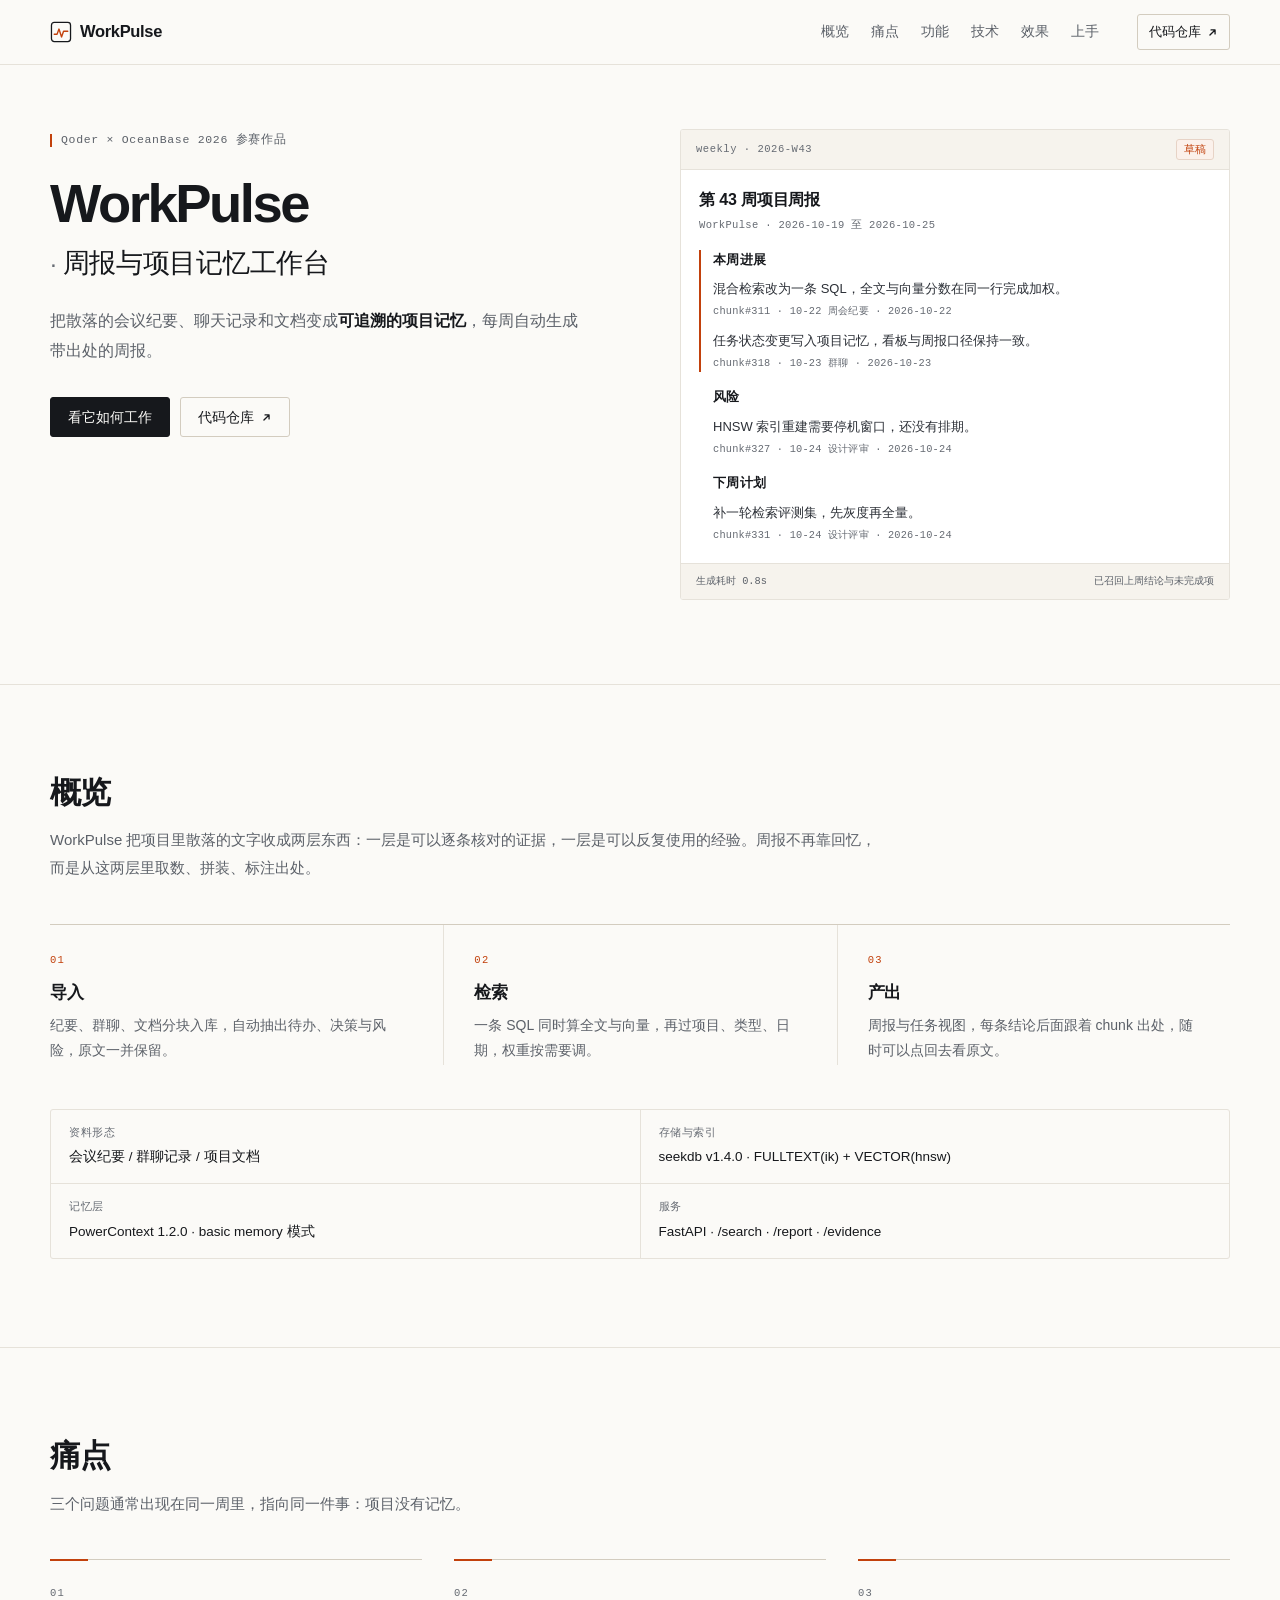
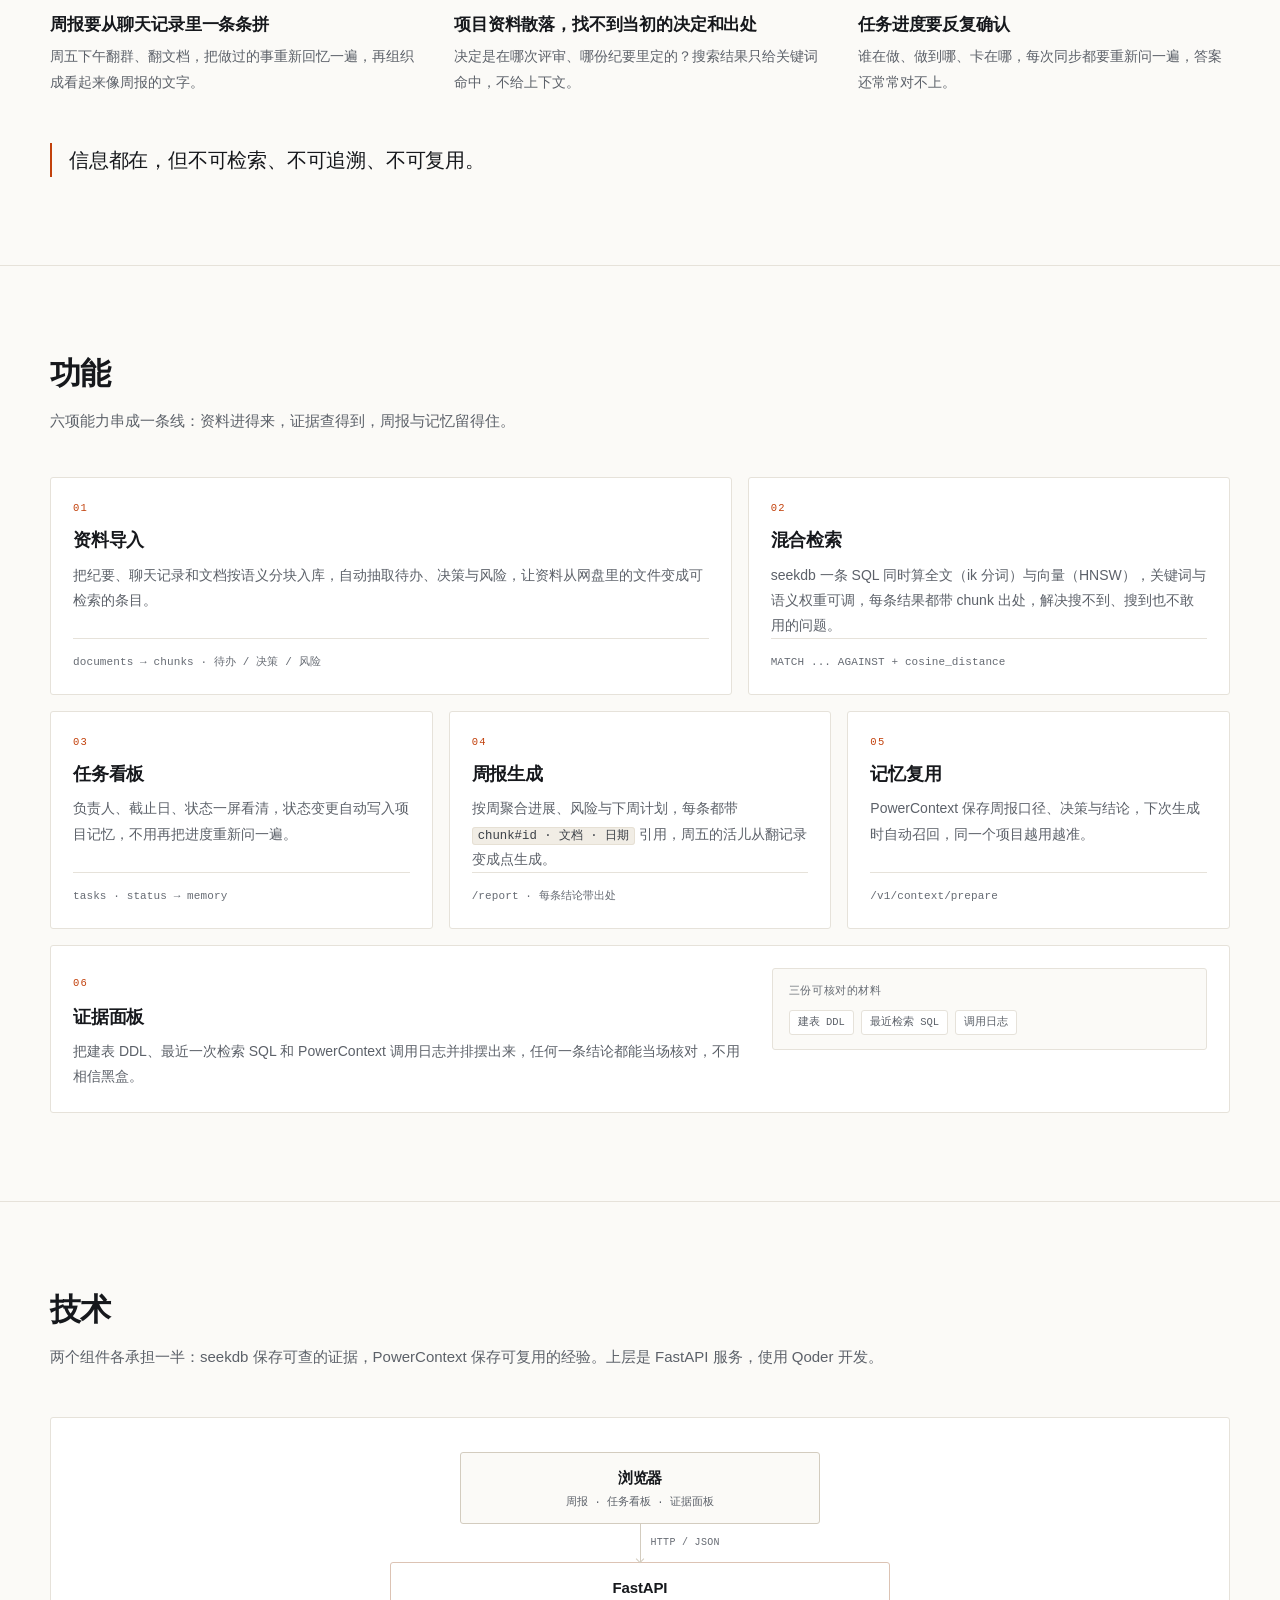
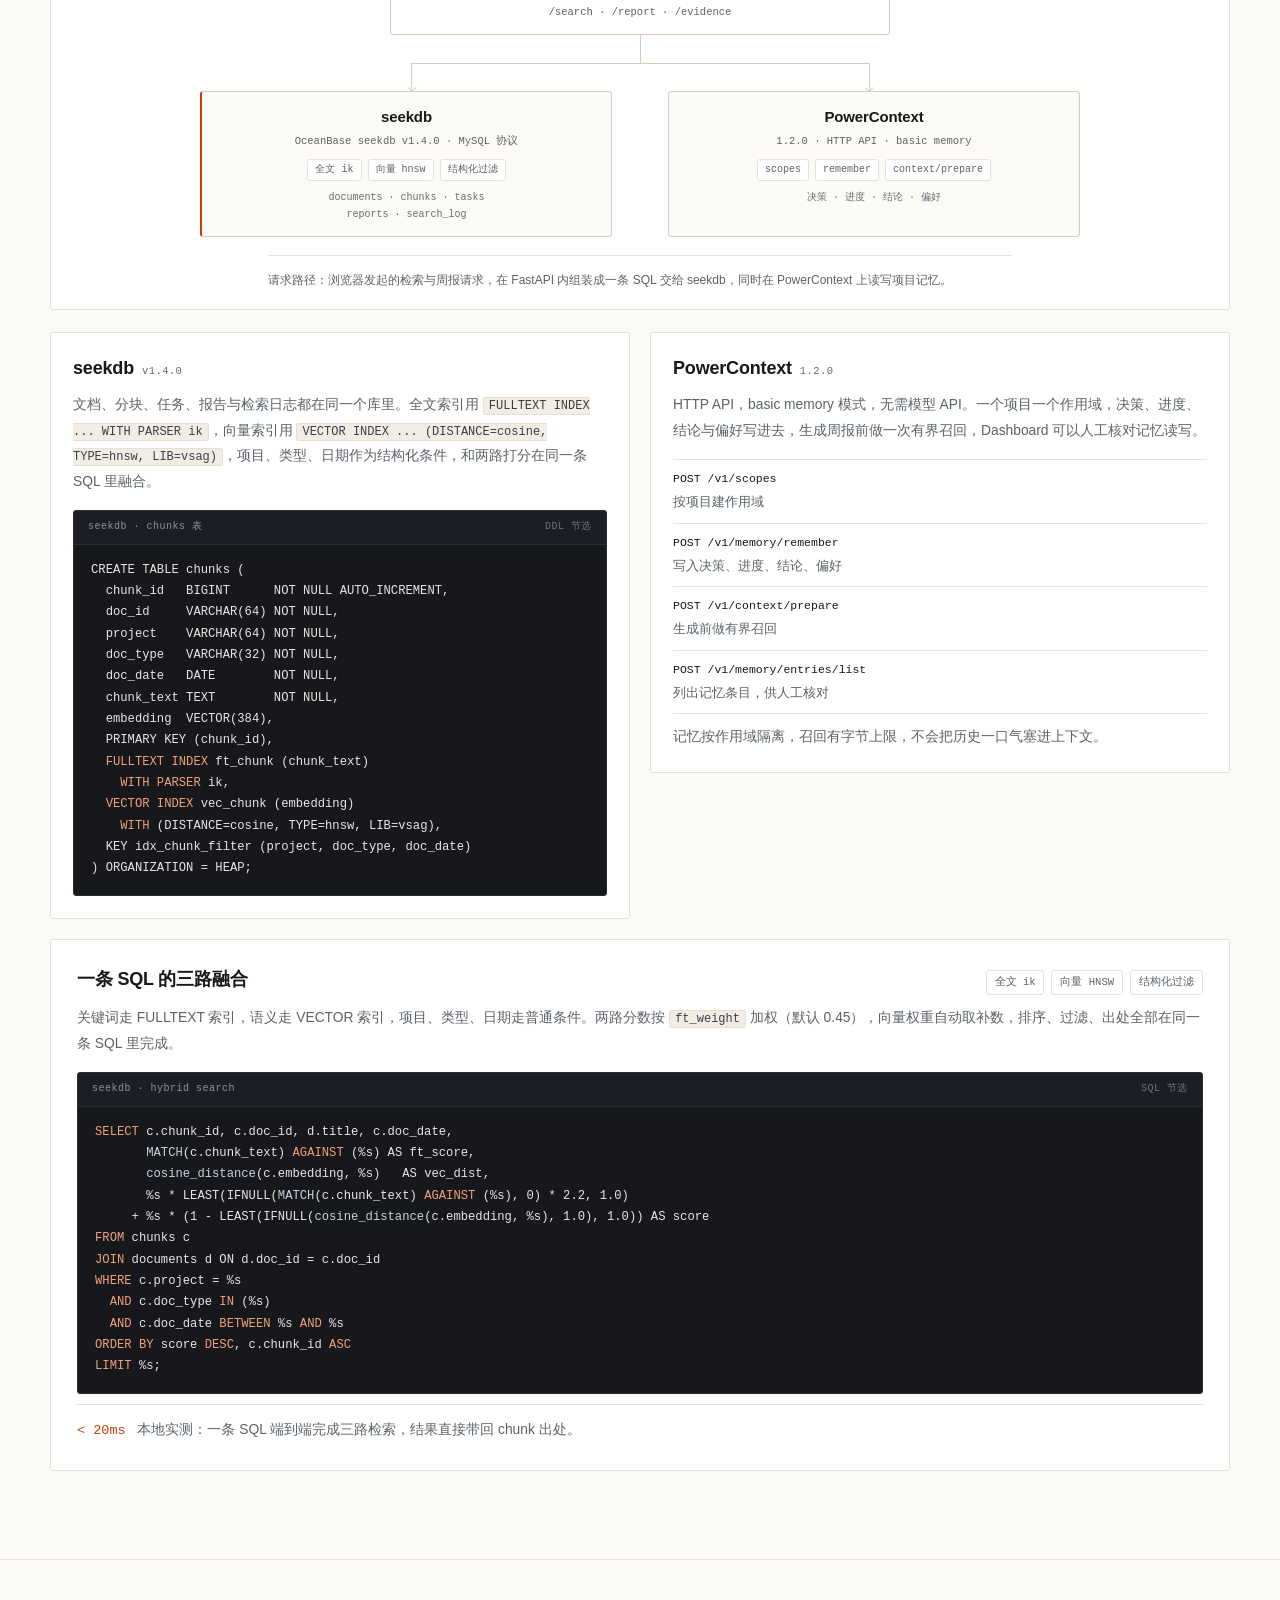
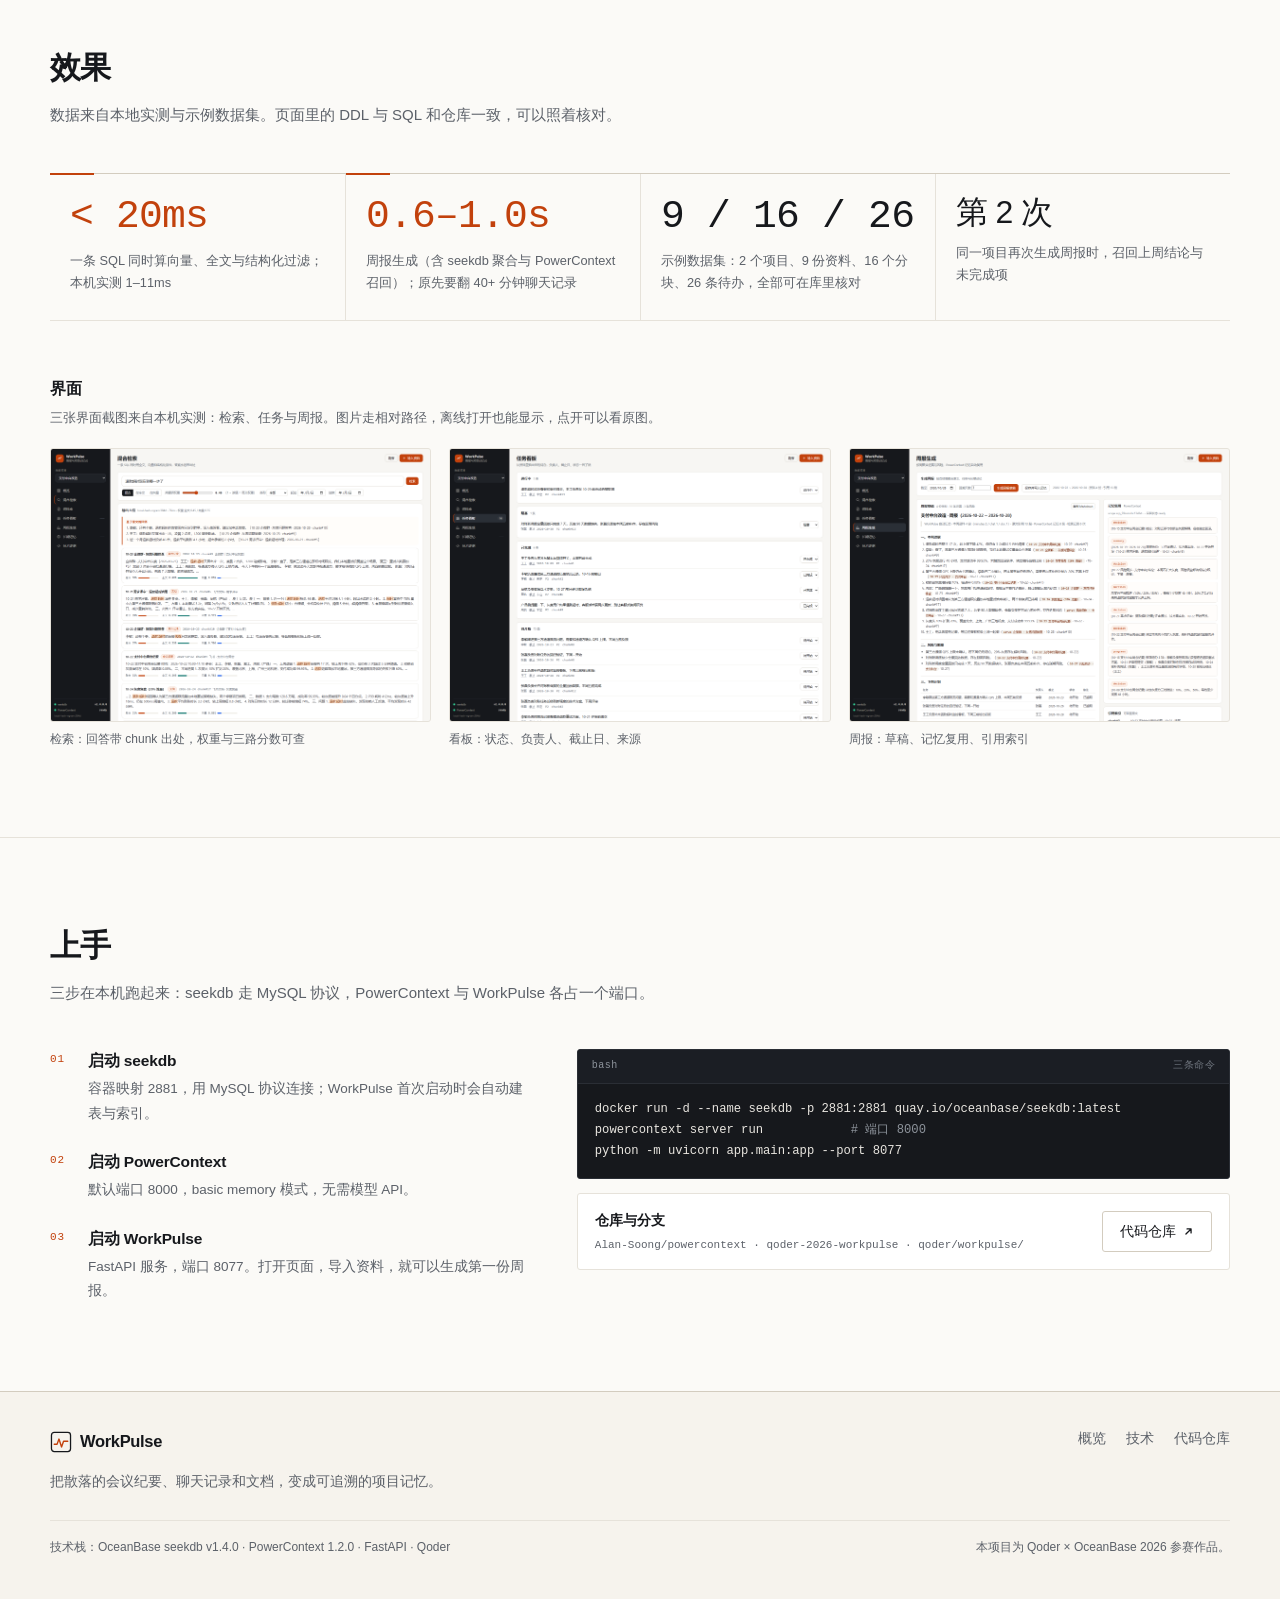
<file: qoder/workpulse/site/index.html>
﻿<!DOCTYPE html>
<html lang="zh-CN">
<head>
<meta charset="utf-8">
<meta name="viewport" content="width=device-width, initial-scale=1">
<meta name="color-scheme" content="light">
<meta name="theme-color" content="#FBFAF7">
<title>WorkPulse · 周报与项目记忆工作台</title>
<meta name="description" content="WorkPulse 把会议纪要、聊天记录和文档变成可追溯的项目记忆，用 seekdb 一条 SQL 完成混合检索，每周自动生成带出处的周报。Qoder × OceanBase 2026 参赛作品。">
<link rel="icon" href="data:image/svg+xml,%3Csvg xmlns='http://www.w3.org/2000/svg' viewBox='0 0 32 32'%3E%3Crect width='32' height='32' fill='%2316181C'/%3E%3Cpath d='M5 20h5l3-9 4 13 3-8h7' fill='none' stroke='%23C2410C' stroke-width='2.4'/%3E%3C/svg%3E">
<link rel="stylesheet" href="style.css">
</head>
<body>
<a class="skip-link" href="#main">跳到主要内容</a>

<header class="site-header">
  <div class="wrap header-inner">
    <a class="brand" href="#top" aria-label="WorkPulse 首页">
      <svg class="brand-mark" width="22" height="22" viewBox="0 0 24 24" aria-hidden="true" focusable="false">
        <rect x="1.6" y="1.6" width="20.8" height="20.8" rx="3" fill="none" stroke="currentColor" stroke-width="1.4"></rect>
        <path d="M4.6 14.4h3.1l2.1-5.6 2.8 8.6 2.2-6.2h4.6" fill="none" stroke="#C2410C" stroke-width="1.5" stroke-linecap="round" stroke-linejoin="round"></path>
      </svg>
      <span class="brand-name">WorkPulse</span>
    </a>
    <nav class="nav" aria-label="主导航">
      <a href="#overview">概览</a>
      <a href="#pain">痛点</a>
      <a href="#features">功能</a>
      <a href="#tech">技术</a>
      <a href="#results">效果</a>
      <a href="#start">上手</a>
    </nav>
    <a class="nav-repo" href="https://github.com/Alan-Soong/powercontext">
      代码仓库
      <svg width="11" height="11" viewBox="0 0 12 12" aria-hidden="true" focusable="false" fill="none" stroke="currentColor" stroke-width="1.4" stroke-linecap="round" stroke-linejoin="round">
        <path d="M3.2 8.8 8.8 3.2M4.4 3.2h4.4v4.4"></path>
      </svg>
    </a>
  </div>
</header>

<main id="main">

  <!-- hero -->
  <section class="hero" id="top" aria-labelledby="hero-title">
    <div class="wrap hero-grid">
      <div class="hero-copy">
        <p class="kicker mono">Qoder × OceanBase 2026 参赛作品</p>
        <h1 class="hero-title" id="hero-title">
          <span class="hero-title-en">WorkPulse</span>
          <span class="hero-title-zh"><span class="sep" aria-hidden="true">·</span>周报与项目记忆工作台</span>
        </h1>
        <p class="lede">把散落的会议纪要、聊天记录和文档变成<strong>可追溯的项目记忆</strong>，每周自动生成带出处的周报。</p>
        <div class="hero-actions">
          <a class="btn btn--primary" href="#features">看它如何工作</a>
          <a class="btn btn--ghost" href="https://github.com/Alan-Soong/powercontext">
            代码仓库
            <svg width="11" height="11" viewBox="0 0 12 12" aria-hidden="true" focusable="false" fill="none" stroke="currentColor" stroke-width="1.4" stroke-linecap="round" stroke-linejoin="round">
              <path d="M3.2 8.8 8.8 3.2M4.4 3.2h4.4v4.4"></path>
            </svg>
          </a>
        </div>
      </div>

      <figure class="report-preview" aria-label="周报片段示例">
        <div class="rp-bar">
          <span class="mono">weekly · 2026-W43</span>
          <span class="rp-state">草稿</span>
        </div>
        <div class="rp-body">
          <p class="rp-doc-title">第 43 周项目周报</p>
          <p class="rp-doc-meta mono">WorkPulse · 2026-10-19 至 2026-10-25</p>

          <div class="rp-block rp-block--lead">
            <p class="rp-label">本周进展</p>
            <ul class="rp-list">
              <li>
                <p class="rp-text">混合检索改为一条 SQL，全文与向量分数在同一行完成加权。</p>
                <p class="rp-cite mono">chunk#311 · 10-22 周会纪要 · 2026-10-22</p>
              </li>
              <li>
                <p class="rp-text">任务状态变更写入项目记忆，看板与周报口径保持一致。</p>
                <p class="rp-cite mono">chunk#318 · 10-23 群聊 · 2026-10-23</p>
              </li>
            </ul>
          </div>

          <div class="rp-block">
            <p class="rp-label">风险</p>
            <ul class="rp-list">
              <li>
                <p class="rp-text">HNSW 索引重建需要停机窗口，还没有排期。</p>
                <p class="rp-cite mono">chunk#327 · 10-24 设计评审 · 2026-10-24</p>
              </li>
            </ul>
          </div>

          <div class="rp-block">
            <p class="rp-label">下周计划</p>
            <ul class="rp-list">
              <li>
                <p class="rp-text">补一轮检索评测集，先灰度再全量。</p>
                <p class="rp-cite mono">chunk#331 · 10-24 设计评审 · 2026-10-24</p>
              </li>
            </ul>
          </div>
        </div>
        <figcaption class="rp-foot mono">
          <span>生成耗时 0.8s</span>
          <span>已召回上周结论与未完成项</span>
        </figcaption>
      </figure>
    </div>
  </section>

  <!-- 概览 -->
  <section class="section" id="overview" aria-labelledby="h-overview">
    <div class="wrap">
      <div class="section-head">
        <h2 id="h-overview">概览</h2>
        <p class="section-lede">WorkPulse 把项目里散落的文字收成两层东西：一层是可以逐条核对的证据，一层是可以反复使用的经验。周报不再靠回忆，而是从这两层里取数、拼装、标注出处。</p>
      </div>

      <ol class="pipeline">
        <li>
          <span class="step-no mono">01</span>
          <h3>导入</h3>
          <p>纪要、群聊、文档分块入库，自动抽出待办、决策与风险，原文一并保留。</p>
        </li>
        <li>
          <span class="step-no mono">02</span>
          <h3>检索</h3>
          <p>一条 SQL 同时算全文与向量，再过项目、类型、日期，权重按需要调。</p>
        </li>
        <li>
          <span class="step-no mono">03</span>
          <h3>产出</h3>
          <p>周报与任务视图，每条结论后面跟着 chunk 出处，随时可以点回去看原文。</p>
        </li>
      </ol>

      <dl class="facts">
        <div>
          <dt>资料形态</dt>
          <dd>会议纪要 / 群聊记录 / 项目文档</dd>
        </div>
        <div>
          <dt>存储与索引</dt>
          <dd>seekdb v1.4.0 · FULLTEXT(ik) + VECTOR(hnsw)</dd>
        </div>
        <div>
          <dt>记忆层</dt>
          <dd>PowerContext 1.2.0 · basic memory 模式</dd>
        </div>
        <div>
          <dt>服务</dt>
          <dd>FastAPI · /search · /report · /evidence</dd>
        </div>
      </dl>
    </div>
  </section>

  <!-- 痛点 -->
  <section class="section" id="pain" aria-labelledby="h-pain">
    <div class="wrap">
      <div class="section-head">
        <h2 id="h-pain">痛点</h2>
        <p class="section-lede">三个问题通常出现在同一周里，指向同一件事：项目没有记忆。</p>
      </div>

      <ol class="pains">
        <li>
          <span class="pain-no mono">01</span>
          <h3>周报要从聊天记录里一条条拼</h3>
          <p>周五下午翻群、翻文档，把做过的事重新回忆一遍，再组织成看起来像周报的文字。</p>
        </li>
        <li>
          <span class="pain-no mono">02</span>
          <h3>项目资料散落，找不到当初的决定和出处</h3>
          <p>决定是在哪次评审、哪份纪要里定的？搜索结果只给关键词命中，不给上下文。</p>
        </li>
        <li>
          <span class="pain-no mono">03</span>
          <h3>任务进度要反复确认</h3>
          <p>谁在做、做到哪、卡在哪，每次同步都要重新问一遍，答案还常常对不上。</p>
        </li>
      </ol>

      <p class="pull">信息都在，但不可检索、不可追溯、不可复用。</p>
    </div>
  </section>

  <!-- 功能 -->
  <section class="section" id="features" aria-labelledby="h-features">
    <div class="wrap">
      <div class="section-head">
        <h2 id="h-features">功能</h2>
        <p class="section-lede">六项能力串成一条线：资料进得来，证据查得到，周报与记忆留得住。</p>
      </div>

      <div class="features">
        <article class="feature feature--w7">
          <span class="feature-no mono">01</span>
          <h3>资料导入</h3>
          <p class="feature-desc">把纪要、聊天记录和文档按语义分块入库，自动抽取待办、决策与风险，让资料从网盘里的文件变成可检索的条目。</p>
          <p class="feature-tech mono">documents → chunks · 待办 / 决策 / 风险</p>
        </article>

        <article class="feature feature--w5">
          <span class="feature-no mono">02</span>
          <h3>混合检索</h3>
          <p class="feature-desc">seekdb 一条 SQL 同时算全文（ik 分词）与向量（HNSW），关键词与语义权重可调，每条结果都带 chunk 出处，解决搜不到、搜到也不敢用的问题。</p>
          <p class="feature-tech mono">MATCH ... AGAINST + cosine_distance</p>
        </article>

        <article class="feature">
          <span class="feature-no mono">03</span>
          <h3>任务看板</h3>
          <p class="feature-desc">负责人、截止日、状态一屏看清，状态变更自动写入项目记忆，不用再把进度重新问一遍。</p>
          <p class="feature-tech mono">tasks · status → memory</p>
        </article>

        <article class="feature">
          <span class="feature-no mono">04</span>
          <h3>周报生成</h3>
          <p class="feature-desc">按周聚合进展、风险与下周计划，每条都带 <code>chunk#id · 文档 · 日期</code> 引用，周五的活儿从翻记录变成点生成。</p>
          <p class="feature-tech mono">/report · 每条结论带出处</p>
        </article>

        <article class="feature">
          <span class="feature-no mono">05</span>
          <h3>记忆复用</h3>
          <p class="feature-desc">PowerContext 保存周报口径、决策与结论，下次生成时自动召回，同一个项目越用越准。</p>
          <p class="feature-tech mono">/v1/context/prepare</p>
        </article>

        <article class="feature feature--wide">
          <div>
            <span class="feature-no mono">06</span>
            <h3>证据面板</h3>
            <p class="feature-desc">把建表 DDL、最近一次检索 SQL 和 PowerContext 调用日志并排摆出来，任何一条结论都能当场核对，不用相信黑盒。</p>
          </div>
          <div class="feature-side">
            <p class="feature-side-label mono">三份可核对的材料</p>
            <ul class="chips">
              <li>建表 DDL</li>
              <li>最近检索 SQL</li>
              <li>调用日志</li>
            </ul>
          </div>
        </article>
      </div>
    </div>
  </section>

  <!-- 技术 -->
  <section class="section" id="tech" aria-labelledby="h-tech">
    <div class="wrap">
      <div class="section-head">
        <h2 id="h-tech">技术</h2>
        <p class="section-lede">两个组件各承担一半：seekdb 保存可查的证据，PowerContext 保存可复用的经验。上层是 FastAPI 服务，使用 Qoder 开发。</p>
      </div>

      <figure class="arch" aria-labelledby="arch-cap">
        <div class="arch-inner">
          <div class="arch-row">
            <div class="arch-node">
              <p class="arch-name">浏览器</p>
              <p class="arch-meta">周报 · 任务看板 · 证据面板</p>
            </div>
          </div>

          <div class="arch-link" aria-hidden="true">
            <span class="arch-link-label mono">HTTP / JSON</span>
          </div>

          <div class="arch-row">
            <div class="arch-node arch-node--gateway">
              <p class="arch-name">FastAPI</p>
              <p class="arch-meta">/search · /report · /evidence</p>
            </div>
          </div>

          <div class="arch-fork" aria-hidden="true">
            <span class="fork-line"></span>
            <span class="fork-bar"></span>
            <span class="fork-stem fork-stem--l"></span>
            <span class="fork-stem fork-stem--r"></span>
          </div>

          <div class="arch-split">
            <div class="arch-node arch-node--db">
              <p class="arch-name">seekdb</p>
              <p class="arch-meta">OceanBase seekdb v1.4.0 · MySQL 协议</p>
              <ul class="arch-tags">
                <li>全文 ik</li>
                <li>向量 hnsw</li>
                <li>结构化过滤</li>
              </ul>
              <p class="arch-foot mono">documents · chunks · tasks<br>reports · search_log</p>
            </div>
            <div class="arch-node arch-node--pc">
              <p class="arch-name">PowerContext</p>
              <p class="arch-meta">1.2.0 · HTTP API · basic memory</p>
              <ul class="arch-tags">
                <li>scopes</li>
                <li>remember</li>
                <li>context/prepare</li>
              </ul>
              <p class="arch-foot mono">决策 · 进度 · 结论 · 偏好</p>
            </div>
          </div>
        </div>
        <figcaption id="arch-cap">请求路径：浏览器发起的检索与周报请求，在 FastAPI 内组装成一条 SQL 交给 seekdb，同时在 PowerContext 上读写项目记忆。</figcaption>
      </figure>

      <div class="tech-grid">
        <article class="tech-col" aria-labelledby="h-seekdb">
          <h3 id="h-seekdb">seekdb <span>v1.4.0</span></h3>
          <p>文档、分块、任务、报告与检索日志都在同一个库里。全文索引用 <code>FULLTEXT INDEX ... WITH PARSER ik</code>，向量索引用 <code>VECTOR INDEX ... (DISTANCE=cosine, TYPE=hnsw, LIB=vsag)</code>，项目、类型、日期作为结构化条件，和两路打分在同一条 SQL 里融合。</p>
          <div class="codeblock">
            <div class="codeblock-head mono"><span>seekdb · chunks 表</span><span class="codeblock-meta">DDL 节选</span><span class="scroll-hint">可横向滚动</span></div>
            <pre class="code" tabindex="0" aria-label="chunks 表建表语句节选"><code>CREATE TABLE chunks (
  chunk_id   BIGINT      NOT NULL AUTO_INCREMENT,
  doc_id     VARCHAR(64) NOT NULL,
  project    VARCHAR(64) NOT NULL,
  doc_type   VARCHAR(32) NOT NULL,
  doc_date   DATE        NOT NULL,
  chunk_text TEXT        NOT NULL,
  embedding  VECTOR(384),
  PRIMARY KEY (chunk_id),
  <span class="tok-k">FULLTEXT INDEX</span> ft_chunk (chunk_text)
    <span class="tok-k">WITH PARSER</span> ik,
  <span class="tok-k">VECTOR INDEX</span> vec_chunk (embedding)
    <span class="tok-k">WITH</span> (DISTANCE=cosine, TYPE=hnsw, LIB=vsag),
  KEY idx_chunk_filter (project, doc_type, doc_date)
) ORGANIZATION = HEAP;</code></pre>
          </div>
        </article>

        <article class="tech-col" aria-labelledby="h-pc">
          <h3 id="h-pc">PowerContext <span>1.2.0</span></h3>
          <p>HTTP API，basic memory 模式，无需模型 API。一个项目一个作用域，决策、进度、结论与偏好写进去，生成周报前做一次有界召回，Dashboard 可以人工核对记忆读写。</p>
          <ul class="endpoints">
            <li>
              <code>POST /v1/scopes</code>
              <span>按项目建作用域</span>
            </li>
            <li>
              <code>POST /v1/memory/remember</code>
              <span>写入决策、进度、结论、偏好</span>
            </li>
            <li>
              <code>POST /v1/context/prepare</code>
              <span>生成前做有界召回</span>
            </li>
            <li>
              <code>POST /v1/memory/entries/list</code>
              <span>列出记忆条目，供人工核对</span>
            </li>
          </ul>
          <p class="tech-note">记忆按作用域隔离，召回有字节上限，不会把历史一口气塞进上下文。</p>
        </article>
      </div>

      <article class="fusion" aria-labelledby="h-fusion">
        <div class="fusion-head">
          <h3 id="h-fusion">一条 SQL 的三路融合</h3>
          <ul class="chips">
            <li>全文 ik</li>
            <li>向量 HNSW</li>
            <li>结构化过滤</li>
          </ul>
        </div>
        <p>关键词走 FULLTEXT 索引，语义走 VECTOR 索引，项目、类型、日期走普通条件。两路分数按 <code>ft_weight</code> 加权（默认 0.45），向量权重自动取补数，排序、过滤、出处全部在同一条 SQL 里完成。</p>
        <div class="codeblock">
          <div class="codeblock-head mono"><span>seekdb · hybrid search</span><span class="codeblock-meta">SQL 节选</span><span class="scroll-hint">可横向滚动</span></div>
          <pre class="code" tabindex="0" aria-label="混合检索 SQL 节选"><code><span class="tok-k">SELECT</span> c.chunk_id, c.doc_id, d.title, c.doc_date,
       <span class="tok-f">MATCH</span>(c.chunk_text) <span class="tok-k">AGAINST</span> (%s) AS ft_score,
       <span class="tok-f">cosine_distance</span>(c.embedding, %s)   AS vec_dist,
       %s * LEAST(IFNULL(<span class="tok-f">MATCH</span>(c.chunk_text) <span class="tok-k">AGAINST</span> (%s), 0) * 2.2, 1.0)
     + %s * (1 - LEAST(IFNULL(<span class="tok-f">cosine_distance</span>(c.embedding, %s), 1.0), 1.0)) AS score
<span class="tok-k">FROM</span> chunks c
<span class="tok-k">JOIN</span> documents d ON d.doc_id = c.doc_id
<span class="tok-k">WHERE</span> c.project = %s
  <span class="tok-k">AND</span> c.doc_type <span class="tok-k">IN</span> (%s)
  <span class="tok-k">AND</span> c.doc_date <span class="tok-k">BETWEEN</span> %s <span class="tok-k">AND</span> %s
<span class="tok-k">ORDER BY</span> score <span class="tok-k">DESC</span>, c.chunk_id <span class="tok-k">ASC</span>
<span class="tok-k">LIMIT</span> %s;</code></pre>
        </div>
        <p class="fusion-note"><span class="mono">&lt; 20ms</span> 本地实测：一条 SQL 端到端完成三路检索，结果直接带回 chunk 出处。</p>
      </article>
    </div>
  </section>

  <!-- 效果 -->
  <section class="section" id="results" aria-labelledby="h-results">
    <div class="wrap">
      <div class="section-head">
        <h2 id="h-results">效果</h2>
        <p class="section-lede">数据来自本地实测与示例数据集。页面里的 DDL 与 SQL 和仓库一致，可以照着核对。</p>
      </div>

      <div class="metrics">
        <div class="metric metric--accent">
          <p class="metric-figure mono">&lt; 20ms</p>
          <p class="metric-label">一条 SQL 同时算向量、全文与结构化过滤；本机实测 1–11ms</p>
        </div>
        <div class="metric metric--accent">
          <p class="metric-figure mono">0.6–1.0s</p>
          <p class="metric-label">周报生成（含 seekdb 聚合与 PowerContext 召回）；原先要翻 40+ 分钟聊天记录</p>
        </div>
        <div class="metric">
          <p class="metric-figure mono">9 / 16 / 26</p>
          <p class="metric-label">示例数据集：2 个项目、9 份资料、16 个分块、26 条待办，全部可在库里核对</p>
        </div>
        <div class="metric">
          <p class="metric-figure metric-figure--text">第 2 次</p>
          <p class="metric-label">同一项目再次生成周报时，召回上周结论与未完成项</p>
        </div>
      </div>

      <h3 class="shots-title">界面</h3>
      <p class="shots-lede">三张界面截图来自本机实测：检索、任务与周报。图片走相对路径，离线打开也能显示，点开可以看原图。</p>

      <div class="shots">
        <figure class="shot-figure">
          <div class="shot">
            <a class="shot-link" href="images/retrieval.png" target="_blank" rel="noopener">
              <img src="images/retrieval.png" alt="混合检索界面：查询与权重调整、基于原文的回答、每条结果的 chunk 出处与三路分数" loading="lazy" decoding="async" width="1600" height="1150" onerror="this.style.display='none'">
            </a>
          </div>
          <figcaption>检索：回答带 chunk 出处，权重与三路分数可查</figcaption>
        </figure>

        <figure class="shot-figure">
          <div class="shot">
            <a class="shot-link" href="images/tasks.png" target="_blank" rel="noopener">
              <img src="images/tasks.png" alt="任务看板界面：按状态分组，显示负责人、截止日与来源 chunk" loading="lazy" decoding="async" width="1600" height="1150" onerror="this.style.display='none'">
            </a>
          </div>
          <figcaption>看板：状态、负责人、截止日、来源</figcaption>
        </figure>

        <figure class="shot-figure">
          <div class="shot">
            <a class="shot-link" href="images/report.png" target="_blank" rel="noopener">
              <img src="images/report.png" alt="周报生成界面：Markdown 草稿、记忆复用面板与引用索引" loading="lazy" decoding="async" width="1600" height="1150" onerror="this.style.display='none'">
            </a>
          </div>
          <figcaption>周报：草稿、记忆复用、引用索引</figcaption>
        </figure>
      </div>
    </div>
  </section>

  <!-- 上手 -->
  <section class="section" id="start" aria-labelledby="h-start">
    <div class="wrap">
      <div class="section-head">
        <h2 id="h-start">上手</h2>
        <p class="section-lede">三步在本机跑起来：seekdb 走 MySQL 协议，PowerContext 与 WorkPulse 各占一个端口。</p>
      </div>

      <div class="start-grid">
        <ol class="steps">
          <li>
            <h3>启动 seekdb</h3>
            <p>容器映射 2881，用 MySQL 协议连接；WorkPulse 首次启动时会自动建表与索引。</p>
          </li>
          <li>
            <h3>启动 PowerContext</h3>
            <p>默认端口 8000，basic memory 模式，无需模型 API。</p>
          </li>
          <li>
            <h3>启动 WorkPulse</h3>
            <p>FastAPI 服务，端口 8077。打开页面，导入资料，就可以生成第一份周报。</p>
          </li>
        </ol>

        <div class="start-side">
          <div class="codeblock codeblock--start">
            <div class="codeblock-head mono"><span>bash</span><span class="codeblock-meta">三条命令</span><span class="scroll-hint">可横向滚动</span></div>
            <pre class="code" tabindex="0" aria-label="本机启动命令"><code>docker run -d --name seekdb -p 2881:2881 quay.io/oceanbase/seekdb:latest
powercontext server run            <span class="tok-c"># 端口 8000</span>
python -m uvicorn app.main:app --port 8077</code></pre>
          </div>

          <div class="repo-block">
            <div>
              <p class="repo-title">仓库与分支</p>
              <p class="repo-meta mono">Alan-Soong/powercontext · qoder-2026-workpulse · qoder/workpulse/</p>
            </div>
            <a class="btn btn--ghost" href="https://github.com/Alan-Soong/powercontext">
              代码仓库
              <svg width="11" height="11" viewBox="0 0 12 12" aria-hidden="true" focusable="false" fill="none" stroke="currentColor" stroke-width="1.4" stroke-linecap="round" stroke-linejoin="round">
                <path d="M3.2 8.8 8.8 3.2M4.4 3.2h4.4v4.4"></path>
              </svg>
            </a>
          </div>
        </div>
      </div>
    </div>
  </section>

</main>

<footer class="footer">
  <div class="wrap">
    <div class="footer-top">
      <div>
        <a class="brand" href="#top" aria-label="WorkPulse 首页">
          <svg class="brand-mark" width="22" height="22" viewBox="0 0 24 24" aria-hidden="true" focusable="false">
            <rect x="1.6" y="1.6" width="20.8" height="20.8" rx="3" fill="none" stroke="currentColor" stroke-width="1.4"></rect>
            <path d="M4.6 14.4h3.1l2.1-5.6 2.8 8.6 2.2-6.2h4.6" fill="none" stroke="#C2410C" stroke-width="1.5" stroke-linecap="round" stroke-linejoin="round"></path>
          </svg>
          <span class="brand-name">WorkPulse</span>
        </a>
        <p class="footer-line">把散落的会议纪要、聊天记录和文档，变成可追溯的项目记忆。</p>
      </div>
      <ul class="footer-links">
        <li><a href="#overview">概览</a></li>
        <li><a href="#tech">技术</a></li>
        <li><a href="https://github.com/Alan-Soong/powercontext">代码仓库</a></li>
      </ul>
    </div>
    <div class="footer-meta">
      <p>技术栈：OceanBase seekdb v1.4.0 · PowerContext 1.2.0 · FastAPI · Qoder</p>
      <p>本项目为 Qoder × OceanBase 2026 参赛作品。</p>
    </div>
  </div>
</footer>

</body>
</html>
</file>
<file: qoder/workpulse/site/style.css>
/* WorkPulse · 参赛作品静态页
   纯静态：无外部字体、无图标库、无 JS 框架。图表与箭头全部用 CSS 绘制。 */

:root {
  --paper: #FBFAF7;
  --paper-2: #F6F3ED;
  --paper-3: #F2EEE6;
  --ink: #16181C;
  --ink-2: #5C6169;
  --ink-3: #666B73;
  --line: #E6E2DA;
  --line-strong: #D3CCBF;
  --accent: #C2410C;
  --accent-tint: #FBF1EB;
  --accent-line: #E7D3C6;
  --code-bg: #16181C;
  --code-head: #1B1E24;
  --code-line: #2A2E35;
  --code-ink: #E9E6E0;
  --code-dim: #8E949C;
  --code-key: #F0A17C;
  --sans: -apple-system, "Segoe UI", "PingFang SC", "Microsoft YaHei", sans-serif;
  --mono: ui-monospace, "JetBrains Mono", Consolas, monospace;
  --radius: 3px;
  --pad: clamp(20px, 4vw, 24px);
  --section-y: clamp(52px, 7vw, 88px);
}

*,
*::before,
*::after {
  box-sizing: border-box;
}

html {
  -webkit-text-size-adjust: 100%;
  scroll-behavior: smooth;
}

body {
  margin: 0;
  background: var(--paper);
  color: var(--ink);
  font-family: var(--sans);
  font-size: 16px;
  line-height: 1.65;
  -webkit-font-smoothing: antialiased;
  text-rendering: optimizeLegibility;
}

h1,
h2,
h3,
p,
ul,
ol,
dl,
dd,
figure {
  margin: 0;
}

ul,
ol {
  padding: 0;
  list-style: none;
}

img {
  display: block;
  max-width: 100%;
}

a {
  color: inherit;
  text-decoration-thickness: 1px;
  text-underline-offset: 3px;
  overflow-wrap: anywhere;
}

code {
  font-family: var(--mono);
}

.mono {
  font-family: var(--mono);
  font-variant-numeric: tabular-nums;
}

::selection {
  background: #F4D9CB;
  color: var(--ink);
}

:focus-visible {
  outline: 2px solid var(--accent);
  outline-offset: 3px;
  border-radius: 2px;
}

/* ---------- shell ---------- */

.wrap {
  width: min(100% - 48px, 1180px);
  margin-inline: auto;
}

.skip-link {
  position: absolute;
  left: 16px;
  top: -60px;
  z-index: 20;
  padding: 8px 14px;
  background: var(--ink);
  color: var(--paper);
  font-size: 13px;
  border-radius: var(--radius);
  text-decoration: none;
}

.skip-link:focus {
  top: 12px;
}

.site-header {
  position: sticky;
  top: 0;
  z-index: 10;
  background: var(--paper);
  border-bottom: 1px solid var(--line);
}

.header-inner {
  display: flex;
  align-items: center;
  gap: clamp(12px, 2.4vw, 28px);
  min-height: 64px;
}

.brand {
  display: inline-flex;
  align-items: center;
  gap: 8px;
  text-decoration: none;
  color: var(--ink);
  flex: 0 0 auto;
}

.brand-mark {
  display: block;
  color: var(--ink);
}

.brand-name {
  font-size: 16.5px;
  font-weight: 600;
  letter-spacing: -0.02em;
}

.nav {
  display: flex;
  align-items: center;
  gap: 2px;
  margin-left: auto;
}

.nav a {
  display: inline-block;
  padding: 6px 10px;
  font-size: 13.5px;
  color: var(--ink-2);
  text-decoration: none;
  border-radius: var(--radius);
  transition: color 0.15s ease, background-color 0.15s ease;
}

.nav a:hover {
  color: var(--ink);
  background: var(--paper-2);
}

.nav-repo {
  display: inline-flex;
  align-items: center;
  gap: 6px;
  flex: 0 0 auto;
  padding: 6px 11px;
  font-size: 13px;
  color: var(--ink);
  text-decoration: none;
  border: 1px solid var(--line-strong);
  border-radius: var(--radius);
  background: transparent;
  transition: border-color 0.15s ease, background-color 0.15s ease;
}

.nav-repo:hover {
  border-color: var(--ink-2);
  background: var(--paper-2);
}

/* ---------- buttons ---------- */

.btn {
  display: inline-flex;
  align-items: center;
  gap: 7px;
  padding: 11px 17px;
  font-size: 14px;
  font-weight: 500;
  line-height: 1.2;
  white-space: nowrap;
  text-decoration: none;
  border: 1px solid transparent;
  border-radius: var(--radius);
  transition: background-color 0.16s ease, border-color 0.16s ease, color 0.16s ease;
}

.btn--primary {
  background: var(--ink);
  color: var(--paper);
  border-color: var(--ink);
}

.btn--primary:hover {
  background: #000;
  border-color: #000;
}

.btn--ghost {
  color: var(--ink);
  border-color: var(--line-strong);
  background: transparent;
}

.btn--ghost:hover {
  border-color: var(--ink-2);
  background: var(--paper-2);
}

.btn:active {
  transform: translateY(1px);
}

/* ---------- hero ---------- */

.hero {
  padding-block: clamp(32px, 5.5vw, 64px) clamp(44px, 7vw, 84px);
  scroll-margin-top: 72px;
}

.hero-grid {
  display: grid;
  grid-template-columns: minmax(0, 1.02fr) minmax(0, 0.98fr);
  gap: clamp(30px, 4.5vw, 60px);
  align-items: start;
}

.kicker {
  display: inline-flex;
  align-items: center;
  gap: 9px;
  font-size: 11.5px;
  letter-spacing: 0.06em;
  color: var(--ink-2);
}

.kicker::before {
  content: "";
  width: 2px;
  height: 13px;
  background: var(--accent);
  flex: 0 0 auto;
}

.hero-title {
  margin-top: clamp(16px, 2.2vw, 22px);
  font-size: inherit;
  font-weight: 500;
}

.hero-title-en {
  display: block;
  font-size: clamp(2.35rem, 4.7vw, 3.4rem);
  font-weight: 600;
  line-height: 1;
  letter-spacing: -0.045em;
}

.hero-title-zh {
  display: block;
  margin-top: 12px;
  font-size: clamp(1.25rem, 2.3vw, 1.7rem);
  font-weight: 500;
  line-height: 1.4;
  letter-spacing: -0.01em;
  color: var(--ink);
}

.hero-title-zh .sep {
  color: var(--ink-3);
  margin-right: 6px;
  font-size: 0.9em;
  font-weight: 500;
}

.lede {
  margin-top: clamp(18px, 2.4vw, 24px);
  max-width: 33em;
  font-size: 16px;
  line-height: 1.9;
  color: var(--ink-2);
  text-wrap: pretty;
}

.lede strong {
  color: var(--ink);
  font-weight: 600;
}

.hero-actions {
  display: flex;
  flex-wrap: wrap;
  gap: 10px;
  margin-top: clamp(24px, 3vw, 30px);
}

/* ---------- report preview ---------- */

.report-preview {
  background: #fff;
  border: 1px solid var(--line);
  border-radius: var(--radius);
  overflow: hidden;
}

.rp-bar {
  display: flex;
  align-items: center;
  justify-content: space-between;
  gap: 12px;
  padding: 9px 15px;
  background: var(--paper-2);
  border-bottom: 1px solid var(--line);
}

.rp-bar .mono {
  font-size: 10.5px;
  letter-spacing: 0.05em;
  color: var(--ink-3);
}

.rp-state {
  flex: 0 0 auto;
  padding: 1px 7px;
  font-size: 10.5px;
  line-height: 1.6;
  color: var(--accent);
  background: var(--accent-tint);
  border: 1px solid var(--accent-line);
  border-radius: var(--radius);
}

.rp-body {
  padding: 17px 18px 19px;
}

.rp-doc-title {
  font-size: 16px;
  font-weight: 600;
  letter-spacing: -0.01em;
}

.rp-doc-meta {
  margin-top: 4px;
  font-size: 10.5px;
  letter-spacing: 0.03em;
  color: var(--ink-3);
}

.rp-block {
  margin-top: 15px;
  padding-left: 14px;
}

.rp-block--lead {
  padding-left: 12px;
  border-left: 2px solid var(--accent);
}

.rp-label {
  font-size: 12.5px;
  font-weight: 600;
  letter-spacing: 0.02em;
  color: var(--ink);
}

.rp-list {
  display: grid;
  gap: 10px;
  margin-top: 8px;
}

.rp-text {
  font-size: 13px;
  line-height: 1.7;
  color: #2C3037;
}

.rp-cite {
  margin-top: 4px;
  font-size: 10.3px;
  line-height: 1.55;
  letter-spacing: 0.02em;
  color: var(--ink-3);
}

.rp-foot {
  display: flex;
  flex-wrap: wrap;
  justify-content: space-between;
  gap: 4px 14px;
  padding: 9px 15px;
  background: var(--paper-2);
  border-top: 1px solid var(--line);
  font-size: 10.3px;
  color: var(--ink-2);
}

/* ---------- sections ---------- */

.section {
  padding-block: var(--section-y);
  border-top: 1px solid var(--line);
  scroll-margin-top: 84px;
}

.section-head {
  max-width: 58em;
}

h2 {
  font-size: clamp(1.5rem, 2.5vw, 1.95rem);
  font-weight: 600;
  line-height: 1.3;
  letter-spacing: -0.025em;
}

.section-lede {
  margin-top: 13px;
  max-width: 56em;
  font-size: 15px;
  line-height: 1.85;
  color: var(--ink-2);
  text-wrap: pretty;
}

h3 {
  font-size: 17px;
  font-weight: 600;
  line-height: 1.5;
  letter-spacing: -0.01em;
}

/* ---------- pipeline ---------- */

.pipeline {
  display: grid;
  grid-template-columns: repeat(3, minmax(0, 1fr));
  margin-top: clamp(28px, 4vw, 42px);
  border-top: 1px solid var(--line-strong);
}

.pipeline li {
  padding: 20px 30px 2px 0;
}

.pipeline li + li {
  padding-left: 30px;
  border-left: 1px solid var(--line);
}

.step-no {
  font-size: 10.5px;
  letter-spacing: 0.12em;
  color: var(--accent);
}

.pipeline h3 {
  margin-top: 9px;
}

.pipeline p {
  margin-top: 7px;
  font-size: 14px;
  line-height: 1.8;
  color: var(--ink-2);
}

/* ---------- facts ---------- */

.facts {
  display: grid;
  grid-template-columns: repeat(2, minmax(0, 1fr));
  gap: 1px;
  margin-top: clamp(30px, 4vw, 44px);
  background: var(--line);
  border: 1px solid var(--line);
  border-radius: var(--radius);
  overflow: hidden;
}

.facts > div {
  display: grid;
  gap: 4px;
  padding: 15px 18px;
  background: var(--paper);
}

.facts dt {
  font-family: var(--mono);
  font-size: 10.5px;
  letter-spacing: 0.06em;
  color: var(--ink-3);
}

.facts dd {
  font-size: 13.5px;
  line-height: 1.65;
  color: var(--ink);
  overflow-wrap: anywhere;
}

/* ---------- pains ---------- */

.pains {
  display: grid;
  grid-template-columns: repeat(3, minmax(0, 1fr));
  gap: clamp(20px, 3vw, 32px);
  margin-top: clamp(28px, 4vw, 42px);
}

.pains li {
  position: relative;
  padding-top: 18px;
  border-top: 1px solid var(--line-strong);
}

.pains li::before {
  content: "";
  position: absolute;
  top: -1px;
  left: 0;
  width: 38px;
  height: 2px;
  background: var(--accent);
}

.pain-no {
  font-size: 10.5px;
  letter-spacing: 0.12em;
  color: var(--ink-3);
}

.pains h3 {
  margin-top: 7px;
  font-size: 16.5px;
}

.pains p {
  margin-top: 8px;
  font-size: 14px;
  line-height: 1.8;
  color: var(--ink-2);
}

.pull {
  max-width: 40em;
  margin-top: clamp(34px, 5vw, 48px);
  padding-left: 17px;
  border-left: 2px solid var(--accent);
  font-size: clamp(1.05rem, 1.7vw, 1.28rem);
  font-weight: 500;
  line-height: 1.65;
  letter-spacing: -0.01em;
}

/* ---------- features ---------- */

.features {
  display: grid;
  grid-template-columns: repeat(12, minmax(0, 1fr));
  gap: 16px;
  margin-top: clamp(28px, 4vw, 42px);
}

.feature {
  display: flex;
  flex-direction: column;
  grid-column: span 4;
  padding: 22px;
  background: #fff;
  border: 1px solid var(--line);
  border-radius: var(--radius);
  transition: border-color 0.18s ease;
}

.feature:hover {
  border-color: var(--line-strong);
}

.feature--w7 {
  grid-column: span 7;
}

.feature--w5 {
  grid-column: span 5;
}

.feature--wide {
  display: grid;
  grid-template-columns: minmax(0, 1.55fr) minmax(0, 1fr);
  gap: 24px;
  grid-column: span 12;
  align-items: start;
}

.feature-no {
  font-size: 10.5px;
  letter-spacing: 0.12em;
  color: var(--accent);
}

.feature h3 {
  margin-top: 10px;
  font-size: 17.5px;
}

.feature-desc {
  margin-top: 9px;
  font-size: 14px;
  line-height: 1.8;
  color: var(--ink-2);
}

.feature code {
  padding: 1px 5px;
  font-size: 0.88em;
  color: #3A3F46;
  background: #F1EDE5;
  border: 1px solid #E6E0D4;
  border-radius: var(--radius);
  white-space: nowrap;
}

.feature-tech {
  margin-top: auto;
  padding-top: 14px;
  font-size: 11px;
  line-height: 1.7;
  letter-spacing: 0.01em;
  color: var(--ink-3);
  border-top: 1px solid var(--line);
  overflow-wrap: anywhere;
}

.feature-side {
  padding: 14px 16px;
  background: var(--paper);
  border: 1px solid var(--line);
  border-radius: var(--radius);
}

.feature-side-label {
  font-size: 10.5px;
  letter-spacing: 0.06em;
  color: var(--ink-3);
}

.chips {
  display: flex;
  flex-wrap: wrap;
  gap: 7px;
  margin-top: 10px;
}

.chips li {
  padding: 3px 8px;
  font-family: var(--mono);
  font-size: 10.5px;
  color: var(--ink-2);
  background: #fff;
  border: 1px solid var(--line);
  border-radius: var(--radius);
}

/* ---------- architecture ---------- */

.arch {
  margin-top: clamp(32px, 4.5vw, 46px);
  padding: clamp(18px, 3.4vw, 34px) clamp(16px, 3vw, 30px) 16px;
  background: #fff;
  border: 1px solid var(--line);
  border-radius: var(--radius);
}

.arch-inner {
  max-width: 880px;
  margin-inline: auto;
}

.arch-row {
  display: flex;
  justify-content: center;
}

.arch-node {
  width: min(360px, 100%);
  padding: 13px 18px;
  text-align: center;
  background: var(--paper);
  border: 1px solid var(--line-strong);
  border-radius: var(--radius);
}

.arch-node--gateway {
  width: min(500px, 100%);
  background: #fff;
  border-color: #DCC3B4;
}

.arch-node--db {
  border-left: 2px solid var(--accent);
}

.arch-name {
  font-size: 15px;
  font-weight: 600;
  letter-spacing: -0.01em;
}

.arch-meta {
  margin-top: 3px;
  font-family: var(--mono);
  font-size: 10.5px;
  line-height: 1.6;
  color: var(--ink-2);
  overflow-wrap: anywhere;
}

.arch-tags {
  display: flex;
  flex-wrap: wrap;
  justify-content: center;
  gap: 6px;
  margin-top: 9px;
}

.arch-tags li {
  padding: 2px 7px;
  font-family: var(--mono);
  font-size: 10px;
  color: var(--ink-2);
  background: #fff;
  border: 1px solid var(--line);
  border-radius: var(--radius);
}

.arch-foot {
  margin-top: 9px;
  font-size: 10px;
  line-height: 1.65;
  color: var(--ink-3);
  overflow-wrap: anywhere;
}

.arch-link {
  position: relative;
  width: 1px;
  height: 38px;
  margin: 0 auto;
  background: var(--line-strong);
}

.arch-link::after {
  content: "";
  position: absolute;
  left: 50%;
  bottom: 0;
  width: 6px;
  height: 6px;
  border-right: 1px solid var(--line-strong);
  border-bottom: 1px solid var(--line-strong);
  transform: translateX(-50%) rotate(45deg);
}

.arch-link-label {
  position: absolute;
  left: 11px;
  top: 50%;
  transform: translateY(-50%);
  white-space: nowrap;
  font-size: 10px;
  letter-spacing: 0.03em;
  color: var(--ink-3);
}

.arch-fork {
  position: relative;
  height: 56px;
  width: 100%;
}

.fork-line {
  position: absolute;
  left: 50%;
  top: 0;
  width: 1px;
  height: 28px;
  background: var(--line-strong);
}

.fork-bar {
  position: absolute;
  left: 24%;
  right: 24%;
  top: 28px;
  height: 1px;
  background: var(--line-strong);
}

.fork-stem {
  position: absolute;
  top: 28px;
  width: 1px;
  height: 28px;
  background: var(--line-strong);
}

.fork-stem--l {
  left: 24%;
}

.fork-stem--r {
  left: 76%;
}

.fork-stem::after {
  content: "";
  position: absolute;
  left: 50%;
  bottom: 0;
  width: 6px;
  height: 6px;
  border-right: 1px solid var(--line-strong);
  border-bottom: 1px solid var(--line-strong);
  transform: translateX(-50%) rotate(45deg);
}

.arch-split {
  display: grid;
  grid-template-columns: repeat(2, minmax(0, 1fr));
  gap: clamp(20px, 5vw, 56px);
  align-items: stretch;
}

.arch-split .arch-node {
  width: 100%;
}

.arch figcaption {
  max-width: 62em;
  margin: 18px auto 2px;
  padding-top: 14px;
  border-top: 1px solid var(--line);
  font-size: 12px;
  line-height: 1.75;
  color: var(--ink-2);
}

/* ---------- tech columns ---------- */

.tech-grid {
  display: grid;
  grid-template-columns: repeat(2, minmax(0, 1fr));
  gap: 20px;
  margin-top: 22px;
  align-items: start;
}

.tech-col {
  padding: 22px;
  background: #fff;
  border: 1px solid var(--line);
  border-radius: var(--radius);
}

.tech-col h3 {
  display: flex;
  align-items: baseline;
  flex-wrap: wrap;
  gap: 8px;
  font-size: 18px;
}

.tech-col h3 span {
  font-family: var(--mono);
  font-size: 10.5px;
  font-weight: 400;
  letter-spacing: 0.04em;
  color: var(--ink-3);
}

.tech-col > p {
  margin-top: 10px;
  font-size: 13.8px;
  line-height: 1.85;
  color: var(--ink-2);
}

.tech-col > p code,
.fusion > p code {
  padding: 1px 5px;
  font-size: 0.87em;
  color: #3A3F46;
  background: #F1EDE5;
  border: 1px solid #E6E0D4;
  border-radius: var(--radius);
  white-space: normal;
}

.endpoints {
  margin-top: 16px;
  border-top: 1px solid var(--line);
}

.endpoints li {
  display: grid;
  gap: 3px;
  padding: 10px 0;
  border-bottom: 1px solid var(--line);
}

.endpoints code {
  font-size: 11.5px;
  color: var(--ink);
  overflow-wrap: anywhere;
}

.endpoints span {
  font-size: 12.5px;
  color: var(--ink-2);
}

.tech-note {
  margin-top: 14px;
  font-size: 12px;
  line-height: 1.75;
  color: var(--ink-3);
}

/* ---------- code blocks ---------- */

.codeblock {
  margin-top: 16px;
  background: var(--code-bg);
  border: 1px solid var(--code-line);
  border-radius: var(--radius);
  overflow: hidden;
}

.codeblock-head {
  display: flex;
  align-items: center;
  gap: 10px;
  padding: 8px 14px;
  font-size: 10px;
  letter-spacing: 0.05em;
  color: var(--code-dim);
  background: var(--code-head);
  border-bottom: 1px solid var(--code-line);
}

.codeblock-meta {
  margin-left: auto;
  color: #6F757E;
}

.scroll-hint {
  display: none;
  color: #6F757E;
}

.code {
  margin: 0;
  padding: 15px 17px;
  font-family: var(--mono);
  font-size: 12.2px;
  line-height: 1.75;
  color: var(--code-ink);
  overflow-x: auto;
  tab-size: 2;
}

.code code {
  font-family: inherit;
  font-size: inherit;
  line-height: inherit;
  white-space: pre;
}

.code:focus-visible {
  outline: 2px solid var(--code-key);
  outline-offset: -2px;
}

.tok-k {
  color: var(--code-key);
}

.tok-f {
  color: #C9D3DE;
}

.tok-c {
  color: var(--code-dim);
}

/* ---------- fusion ---------- */

.fusion {
  margin-top: 20px;
  padding: clamp(18px, 3vw, 26px);
  background: #fff;
  border: 1px solid var(--line);
  border-radius: var(--radius);
}

.fusion-head {
  display: flex;
  flex-wrap: wrap;
  align-items: baseline;
  justify-content: space-between;
  gap: 10px 18px;
}

.fusion-head h3 {
  font-size: 18px;
}

.fusion-head .chips {
  margin-top: 0;
}

.fusion > p {
  margin-top: 10px;
  font-size: 13.8px;
  line-height: 1.85;
  color: var(--ink-2);
}

.fusion-note {
  margin-top: 14px;
  padding-top: 12px;
  border-top: 1px solid var(--line);
  font-size: 12.5px;
  color: var(--ink-2);
}

.fusion-note .mono {
  display: inline-block;
  margin-right: 8px;
  font-size: 13.5px;
  color: var(--accent);
}

/* ---------- metrics ---------- */

.metrics {
  display: grid;
  grid-template-columns: repeat(4, minmax(0, 1fr));
  margin-top: clamp(30px, 4vw, 44px);
  border-top: 1px solid var(--line-strong);
  border-bottom: 1px solid var(--line);
}

.metric {
  position: relative;
  padding: 22px 20px 26px;
}

.metric + .metric {
  border-left: 1px solid var(--line);
}

.metric--accent::before {
  content: "";
  position: absolute;
  top: -1px;
  left: 0;
  width: 44px;
  height: 2px;
  background: var(--accent);
}

.metric-figure {
  font-size: clamp(1.85rem, 3.1vw, 2.6rem);
  font-weight: 500;
  line-height: 1.05;
  letter-spacing: -0.03em;
  color: var(--ink);
}

.metric-figure.mono {
  letter-spacing: -0.02em;
}

.metric-figure--text {
  font-family: var(--sans);
  font-size: clamp(1.5rem, 2.5vw, 2rem);
  letter-spacing: -0.02em;
}

.metric--accent .metric-figure {
  color: var(--accent);
}

.metric-label {
  margin-top: 12px;
  font-size: 12.8px;
  line-height: 1.75;
  color: var(--ink-2);
  max-width: 24em;
}

/* ---------- screenshots ---------- */

.shots-title {
  margin-top: clamp(40px, 5vw, 56px);
  font-size: 16px;
}

.shots-lede {
  margin-top: 6px;
  font-size: 13px;
  line-height: 1.7;
  color: var(--ink-2);
}

.shots {
  display: grid;
  grid-template-columns: repeat(3, minmax(0, 1fr));
  gap: 18px;
  margin-top: 18px;
}

.shot-figure {
  min-width: 0;
}

.shot {
  position: relative;
  aspect-ratio: 1600 / 1150;
  overflow: hidden;
  background: var(--paper-3);
  border: 1px solid var(--line);
  border-radius: var(--radius);
}

.shot-ph {
  position: absolute;
  inset: 0;
  display: flex;
  flex-direction: column;
  align-items: center;
  justify-content: center;
  gap: 5px;
  padding: 10px;
  font-size: 10.5px;
  letter-spacing: 0.02em;
  text-align: center;
  color: var(--ink-3);
}

.shot-ph-hint {
  font-size: 10px;
  color: var(--ink-3);
  opacity: 0.85;
}

.shot-link {
  position: absolute;
  inset: 0;
  display: block;
  z-index: 1;
}

.shot-link:focus-visible {
  outline: 2px solid var(--accent);
  outline-offset: -2px;
}

.shot img {
  position: absolute;
  inset: 0;
  width: 100%;
  height: 100%;
  object-fit: cover;
  object-position: top left;
}

.shot-figure figcaption {
  margin-top: 8px;
  font-size: 12px;
  line-height: 1.6;
  color: var(--ink-2);
}

/* ---------- quickstart ---------- */

.start-grid {
  display: grid;
  grid-template-columns: minmax(0, 0.85fr) minmax(0, 1.15fr);
  gap: clamp(24px, 4vw, 44px);
  align-items: start;
  margin-top: clamp(28px, 4vw, 42px);
}

.steps {
  display: grid;
  gap: 24px;
  counter-reset: step;
}

.steps li {
  position: relative;
  padding-left: 38px;
  counter-increment: step;
}

.steps li::before {
  content: "0" counter(step);
  position: absolute;
  left: 0;
  top: 1px;
  font-family: var(--mono);
  font-size: 11px;
  letter-spacing: 0.08em;
  color: var(--accent);
}

.steps h3 {
  font-size: 15.5px;
}

.steps p {
  margin-top: 5px;
  font-size: 13.5px;
  line-height: 1.8;
  color: var(--ink-2);
}

.start-side {
  display: grid;
  gap: 14px;
  min-width: 0;
}

.codeblock--start {
  margin-top: 0;
}

.repo-block {
  display: flex;
  flex-wrap: wrap;
  align-items: center;
  justify-content: space-between;
  gap: 12px;
  padding: 15px 17px;
  background: #fff;
  border: 1px solid var(--line);
  border-radius: var(--radius);
}

.repo-title {
  font-size: 14px;
  font-weight: 600;
}

.repo-meta {
  margin-top: 4px;
  font-size: 11px;
  line-height: 1.7;
  color: var(--ink-2);
}

/* ---------- footer ---------- */

.footer {
  padding-block: 36px 44px;
  background: var(--paper-2);
  border-top: 1px solid var(--line-strong);
}

.footer-top {
  display: flex;
  flex-wrap: wrap;
  align-items: flex-start;
  justify-content: space-between;
  gap: 20px 32px;
}

.footer-line {
  margin-top: 9px;
  max-width: 34em;
  font-size: 13.5px;
  line-height: 1.75;
  color: var(--ink-2);
}

.footer-links {
  display: flex;
  flex-wrap: wrap;
  gap: 8px 20px;
  font-size: 13.5px;
}

.footer-links a {
  color: var(--ink-2);
  text-decoration: none;
}

.footer-links a:hover {
  color: var(--ink);
  text-decoration: underline;
}

.footer-meta {
  display: flex;
  flex-wrap: wrap;
  justify-content: space-between;
  gap: 6px 24px;
  margin-top: 26px;
  padding-top: 16px;
  border-top: 1px solid var(--line);
  font-size: 12px;
  line-height: 1.7;
  color: var(--ink-2);
}

/* ---------- responsive ---------- */

@media (max-width: 1000px) {
  .hero-grid {
    grid-template-columns: minmax(0, 1fr);
    gap: 36px;
  }

  .report-preview {
    max-width: 560px;
  }

  .features .feature {
    grid-column: span 6;
  }

  .features .feature--w7,
  .features .feature--w5 {
    grid-column: span 6;
  }

  .features .feature--wide {
    grid-column: span 12;
  }

  .tech-grid {
    grid-template-columns: minmax(0, 1fr);
  }

  .start-grid {
    grid-template-columns: minmax(0, 1fr);
  }

  .start-side {
    gap: 12px;
  }

  .pipeline li {
    padding-right: 20px;
  }

  .pipeline li + li {
    padding-left: 20px;
  }
}

@media (max-width: 860px) {
  .pains {
    grid-template-columns: minmax(0, 1fr);
    gap: 24px;
  }

  .metrics {
    grid-template-columns: repeat(2, minmax(0, 1fr));
  }

  .metric:nth-child(even) {
    border-left: 1px solid var(--line);
  }

  .metric:nth-child(odd) {
    border-left: 0;
  }

  .metric:nth-child(n + 3) {
    border-top: 1px solid var(--line);
  }

  .shots {
    grid-template-columns: repeat(2, minmax(0, 1fr));
  }

  .shot-figure:last-child {
    grid-column: span 2;
  }
}

@media (max-width: 760px) {
  .site-header {
    position: static;
  }

  .header-inner {
    flex-wrap: wrap;
    row-gap: 0;
    padding-block: 10px;
    min-height: 0;
  }

  .nav {
    order: 3;
    flex-basis: 100%;
    margin-left: -8px;
    flex-wrap: wrap;
    row-gap: 2px;
    padding-bottom: 2px;
  }

  .nav a {
    padding: 5px 8px;
    font-size: 13px;
  }

  .scroll-hint {
    display: inline;
  }

  .nav-repo {
    margin-left: auto;
  }

  .section {
    scroll-margin-top: 16px;
  }

  .pipeline {
    grid-template-columns: minmax(0, 1fr);
    border-top: 0;
    border-left: 1px solid var(--line-strong);
    margin-left: 2px;
    padding-left: 18px;
  }

  .pipeline li {
    padding: 0 0 22px;
  }

  .pipeline li + li {
    padding-left: 0;
    border-left: 0;
    border-top: 1px solid var(--line);
    padding-top: 18px;
  }

  .pipeline li:last-child {
    padding-bottom: 0;
  }

  .facts {
    grid-template-columns: minmax(0, 1fr);
  }

  .features .feature,
  .features .feature--w7,
  .features .feature--w5 {
    grid-column: span 12;
  }

  .feature--wide {
    grid-template-columns: minmax(0, 1fr);
    gap: 16px;
  }

  .arch-fork {
    height: 34px;
  }

  .fork-line {
    height: 34px;
  }

  .fork-line::after {
    content: "";
    position: absolute;
    left: 50%;
    bottom: 0;
    width: 6px;
    height: 6px;
    border-right: 1px solid var(--line-strong);
    border-bottom: 1px solid var(--line-strong);
    transform: translateX(-50%) rotate(45deg);
  }

  .fork-bar,
  .fork-stem {
    display: none;
  }

  .arch-split {
    grid-template-columns: minmax(0, 1fr);
    gap: 40px;
  }

  .arch-node--pc {
    position: relative;
  }

  .arch-node--pc::before {
    content: "";
    position: absolute;
    left: 50%;
    top: -40px;
    width: 1px;
    height: 34px;
    background: var(--line-strong);
  }

  .arch-node--pc::after {
    content: "";
    position: absolute;
    left: 50%;
    top: -12px;
    width: 6px;
    height: 6px;
    border-right: 1px solid var(--line-strong);
    border-bottom: 1px solid var(--line-strong);
    transform: translateX(-50%) rotate(45deg);
  }

  .metrics {
    grid-template-columns: minmax(0, 1fr);
  }

  .metric {
    padding: 18px 0 20px;
  }

  .metric:nth-child(n) {
    border-left: 0;
  }

  .metric:nth-child(n + 2) {
    border-top: 1px solid var(--line);
  }

  .metric--accent::before {
    width: 36px;
  }

  .shots {
    grid-template-columns: minmax(0, 1fr);
  }

  .shot-figure:last-child {
    grid-column: auto;
  }

  .report-preview {
    max-width: none;
  }
}

@media (max-width: 520px) {
  .wrap {
    width: min(100% - 36px, 1180px);
  }

  .hero-title-en {
    font-size: clamp(2.1rem, 9vw, 2.6rem);
  }

  .hero-title-zh {
    font-size: 1.15rem;
  }

  .hero-actions .btn {
    flex: 1 1 100%;
    justify-content: center;
  }

  .rp-body {
    padding: 15px 15px 16px;
  }

  .rp-block {
    padding-left: 12px;
  }

  .rp-block--lead {
    padding-left: 10px;
  }

  .code {
    font-size: 11.4px;
    padding: 13px 14px;
  }

  .footer-meta {
    flex-direction: column;
    gap: 6px;
  }
}

@media (prefers-reduced-motion: reduce) {
  html {
    scroll-behavior: auto;
  }

  * {
    transition-duration: 0.01ms !important;
    animation-duration: 0.01ms !important;
  }

  .btn:active {
    transform: none;
  }
}
</file>
